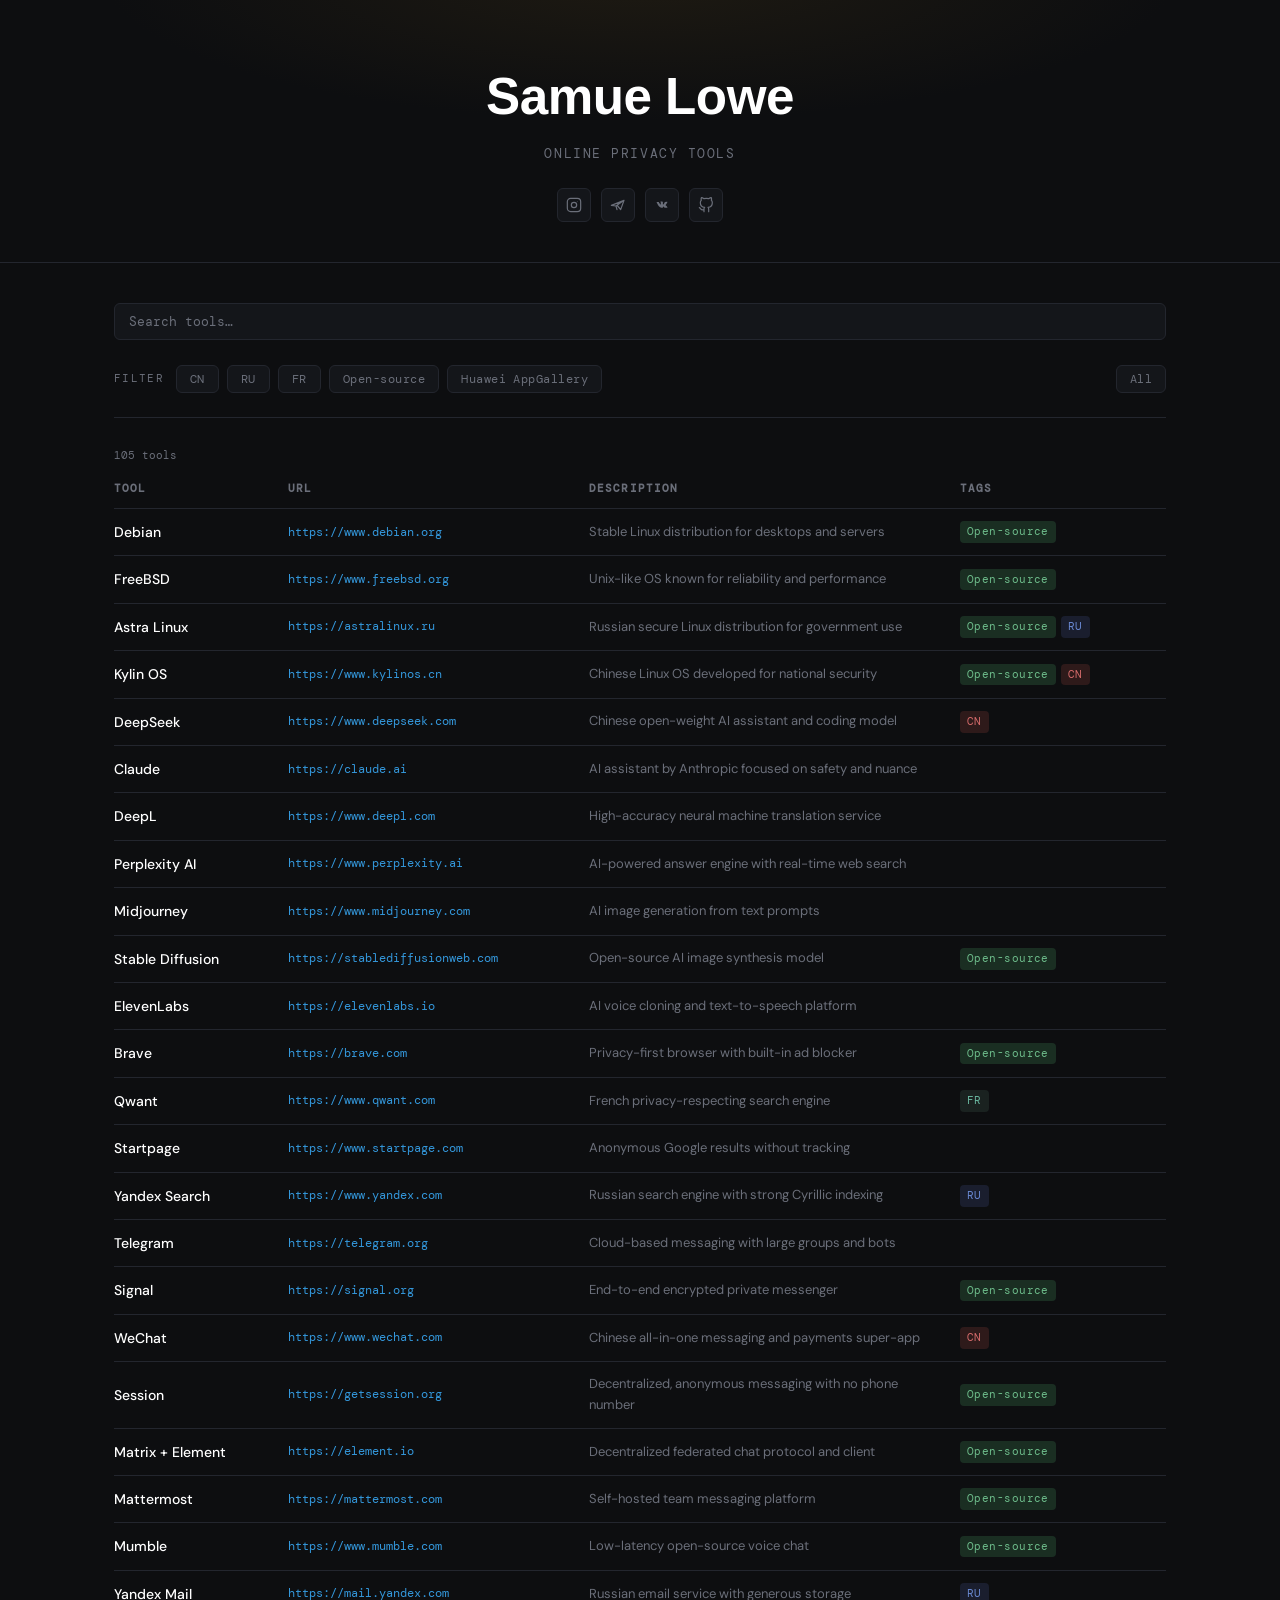
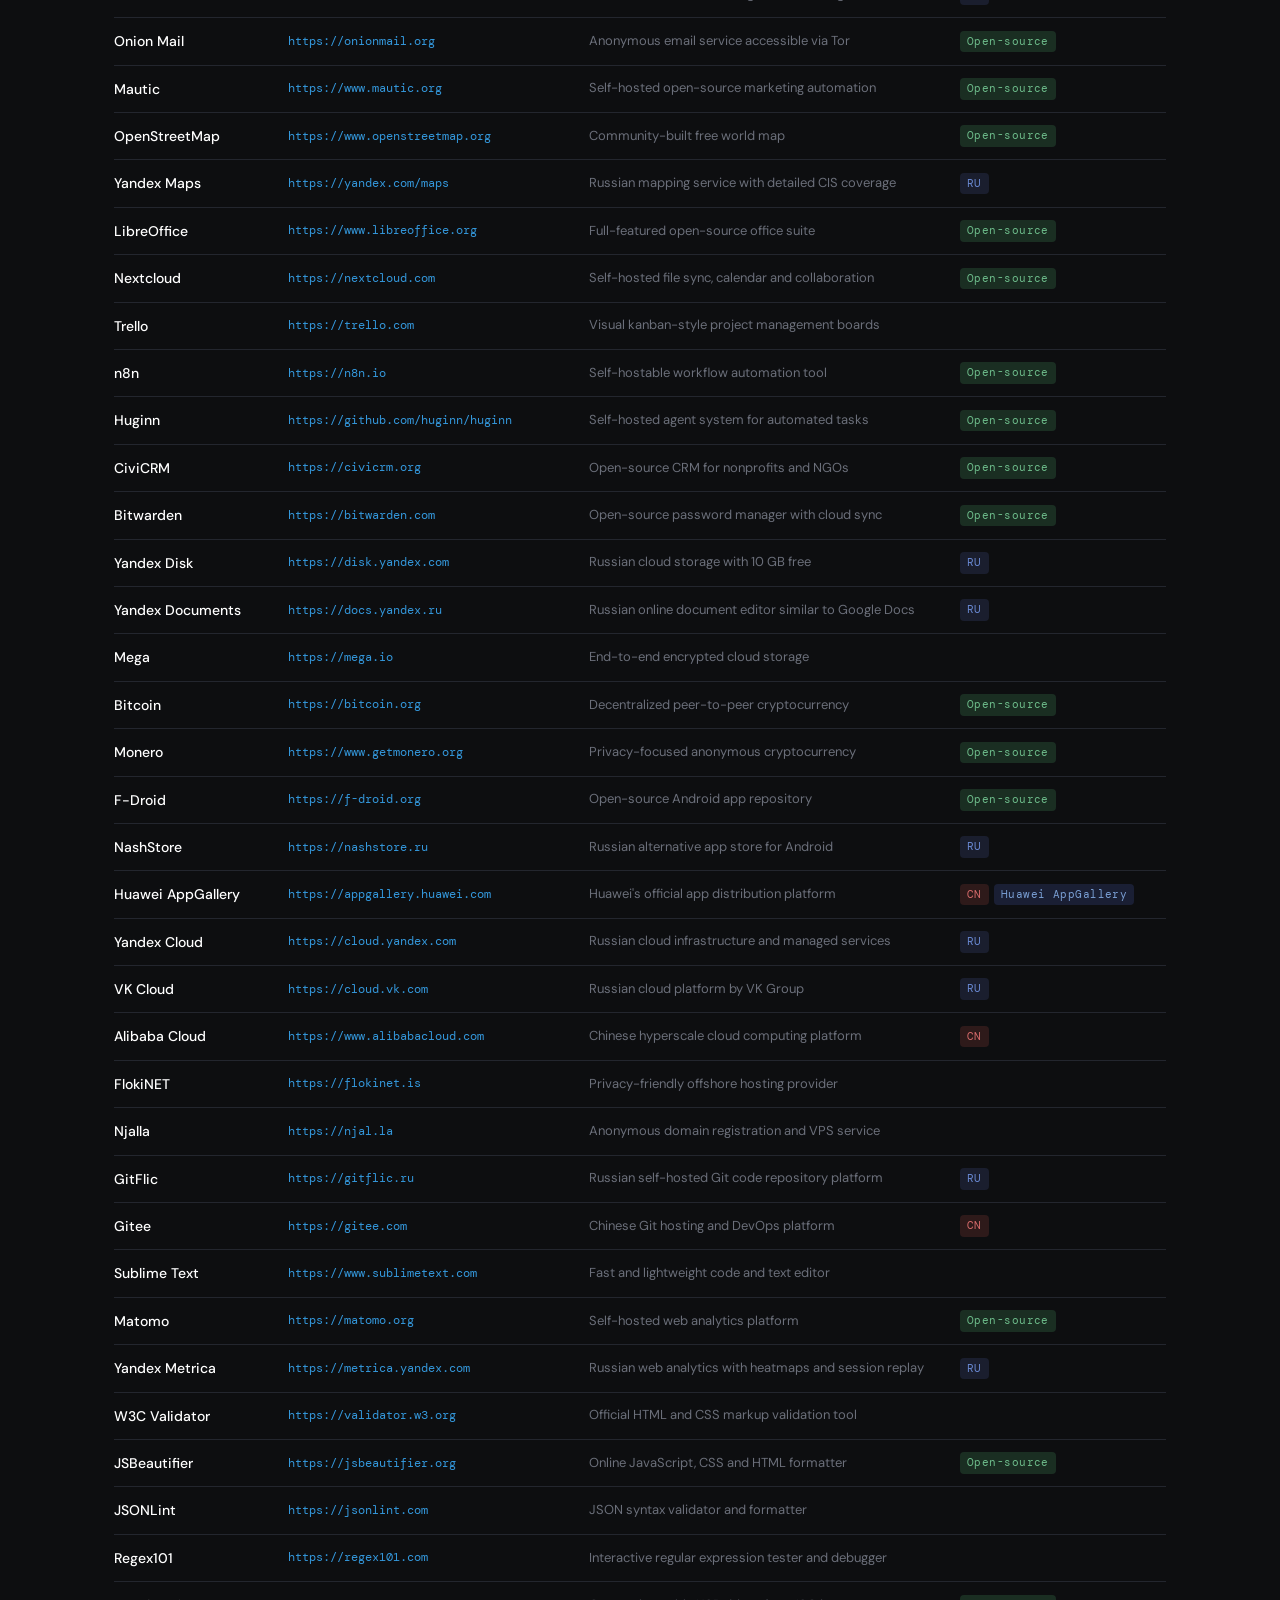
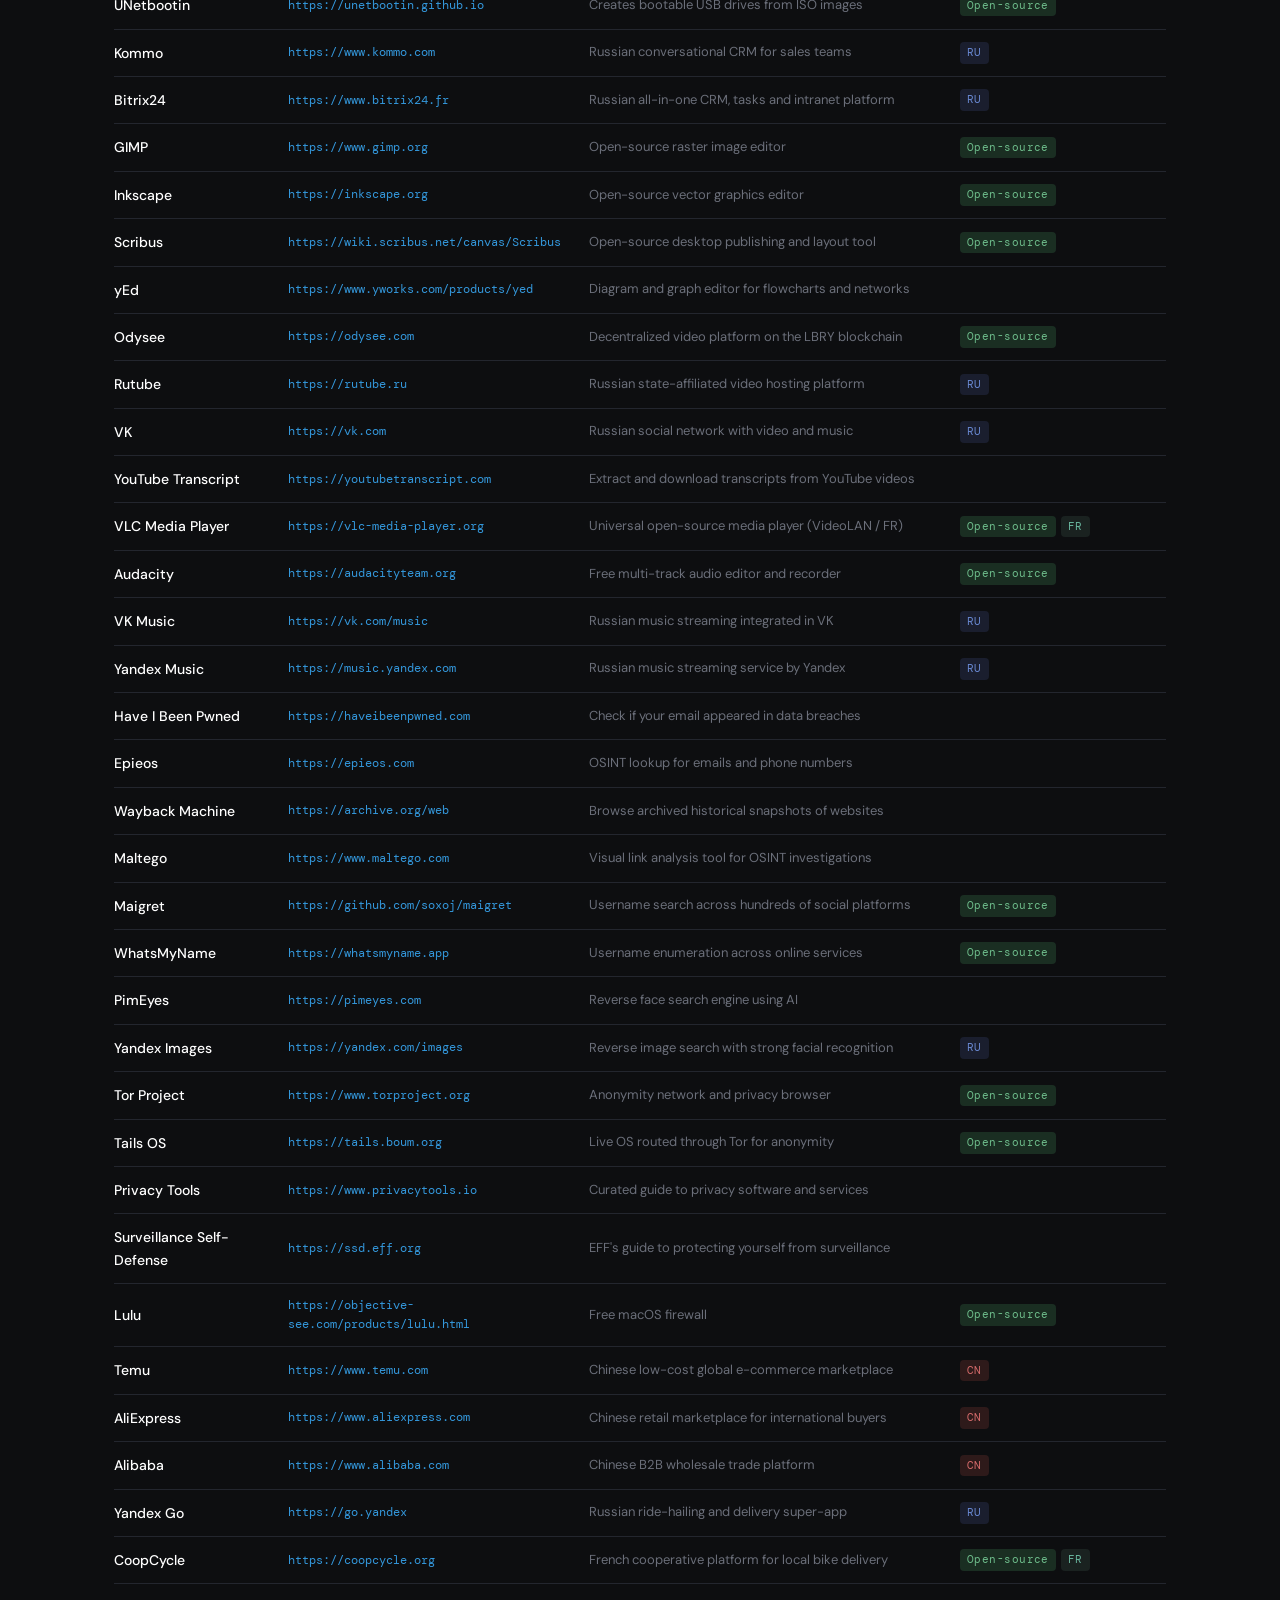
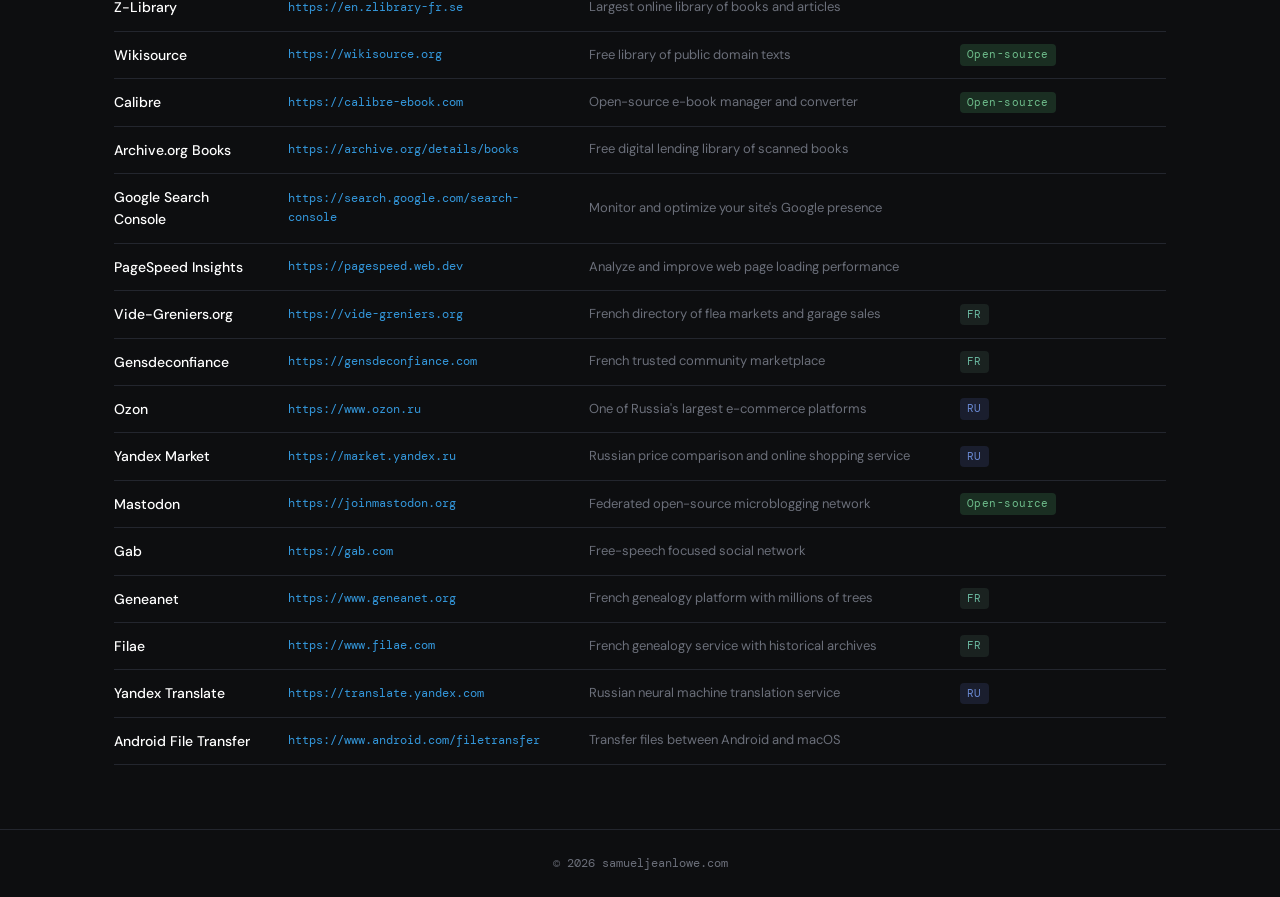
<file: index.html>
<!DOCTYPE html>
<html lang="fr">
<head>
  <meta charset="UTF-8" />
  <meta name="viewport" content="width=device-width, initial-scale=1.0" />
  <title>Samue Lowe</title>
  <meta name="description" content="Samuel Lowe - Online privacy tools" />
  <link rel="canonical" href="https://samueljeanlowe.com" />
  <link rel="preconnect" href="https://fonts.googleapis.com" />
  <link href="https://fonts.googleapis.com/css2?family=DM+Serif+Display:ital@0;1&family=DM+Mono:wght@400;500&family=DM+Sans:wght@300;400;500&display=swap" rel="stylesheet" />
  <style>
    *, *::before, *::after { box-sizing: border-box; margin: 0; padding: 0; }

    :root {
      --bg: #0d0e10;
      --surface: #14161a;
      --border: #23262e;
      --text: #e8e6e0;
      --muted: #6b6f7a;
      --accent: #ffffff;
      --tag-oss: #1a2e22;
      --tag-oss-text: #6dbb8a;
      --tag-hw: #1a1f34;
      --tag-hw-text: #7a9fd4;
      --tag-cn: #2e1a1a;
      --tag-cn-text: #d46a6a;
      --tag-ru: #1a1e2e;
      --tag-ru-text: #6a8ad4;
      --tag-fr: #1a2220;
      --tag-fr-text: #6ab8a0;
      --radius: 6px;
    }

    html { scroll-behavior: smooth; }

    body {
      background: var(--bg);
      color: var(--text);
      font-family: 'DM Sans', sans-serif;
      font-size: 15px;
      line-height: 1.6;
      min-height: 100vh;
    }

    header {
      border-bottom: 1px solid var(--border);
      padding: 3.5rem 2rem 2.5rem;
      text-align: center;
      position: relative;
    }
    header::before {
      content: '';
      position: absolute;
      inset: 0;
      background: radial-gradient(ellipse 60% 80% at 50% -10%, #1e1a12 0%, transparent 70%);
      pointer-events: none;
    }
    h1 {
      font-family: 'Helvetica Neue', Arial, sans-serif;
      font-size: clamp(2rem, 5vw, 3.2rem);
      font-weight: 600;
      letter-spacing: -0.01em;
      color: #ffffff;
      position: relative;
    }
    .subtitle {
      font-size: 13px;
      color: var(--muted);
      letter-spacing: 0.12em;
      text-transform: uppercase;
      margin-top: 0.4rem;
      font-family: 'DM Mono', monospace;
      position: relative;
    }

        .social-bar {
      display: flex;
      justify-content: center;
      gap: 10px;
      margin-top: 1.4rem;
      position: relative;
    }
    .social-btn {
      display: inline-flex;
      align-items: center;
      justify-content: center;
      background: var(--surface);
      border: 1px solid var(--border);
      border-radius: var(--radius);
      color: var(--muted);
      padding: 8px;
      text-decoration: none;
      transition: border-color 0.15s, color 0.15s;
    }
    .social-btn:hover { color: var(--accent); border-color: var(--accent); }
    .social-btn svg { width: 16px; height: 16px; flex-shrink: 0; display: block; }

    main {
      max-width: 1100px;
      margin: 0 auto;
      padding: 2.5rem 1.5rem 4rem;
    }

    .filter-bar {
      display: flex;
      align-items: center;
      gap: 8px;
      flex-wrap: wrap;
      margin-bottom: 1.8rem;
      padding-bottom: 1.5rem;
      border-bottom: 1px solid var(--border);
    }
    .filter-label {
      font-size: 11px;
      letter-spacing: 0.12em;
      text-transform: uppercase;
      color: var(--muted);
      font-family: 'DM Mono', monospace;
      margin-right: 4px;
    }
    .filter-btn {
      background: var(--surface);
      border: 1px solid var(--border);
      border-radius: var(--radius);
      color: var(--muted);
      cursor: pointer;
      font-family: 'DM Mono', monospace;
      font-size: 12px;
      padding: 5px 13px;
      transition: all 0.15s;
      letter-spacing: 0.04em;
    }
    .filter-btn:hover { border-color: var(--accent); color: var(--accent); }
    .filter-btn[data-tag="CN"].active  { background: var(--tag-cn-text);  border-color: var(--tag-cn-text);  color: #0d0e10; }
    .filter-btn[data-tag="RU"].active  { background: var(--tag-ru-text);  border-color: var(--tag-ru-text);  color: #0d0e10; }
    .filter-btn[data-tag="FR"].active  { background: var(--tag-fr-text);  border-color: var(--tag-fr-text);  color: #0d0e10; }
    .filter-btn[data-tag="Open-source"].active { background: var(--tag-oss-text); border-color: var(--tag-oss-text); color: #0d0e10; }
    .filter-btn[data-tag="Huawei AppGallery"].active { background: var(--tag-hw-text); border-color: var(--tag-hw-text); color: #0d0e10; }
    .filter-btn#reset-btn { margin-left: auto; }

    .search-wrap { margin-bottom: 1.6rem; }
    #search {
      width: 100%;
      background: var(--surface);
      border: 1px solid var(--border);
      border-radius: var(--radius);
      color: var(--text);
      font-family: 'DM Mono', monospace;
      font-size: 13px;
      padding: 9px 14px;
      outline: none;
      transition: border-color 0.15s;
    }
    #search::placeholder { color: var(--muted); }
    #search:focus { border-color: var(--accent); }

    .table-wrap { overflow-x: auto; }
    table { width: 100%; border-collapse: collapse; }
    thead th {
      font-family: 'DM Mono', monospace;
      font-size: 11px;
      letter-spacing: 0.1em;
      text-transform: uppercase;
      color: var(--muted);
      text-align: left;
      padding: 0 14px 10px;
      border-bottom: 1px solid var(--border);
    }
    thead th:first-child { padding-left: 0; }
    tbody tr { border-bottom: 1px solid var(--border); transition: background 0.1s; }
    tbody tr:hover { background: var(--surface); }
    tbody tr.hidden { display: none; }
    td { padding: 12px 14px; vertical-align: middle; }
    td:first-child { padding-left: 0; font-weight: 500; color: #ffffff; font-size: 14px; width: 160px; }
    td:nth-child(2) { font-family: 'DM Mono', monospace; font-size: 12px; width: 220px; }
    td:nth-child(3) { font-size: 13px; color: var(--muted); }
    td:last-child   { width: 220px; }
    td a { color: #3498dc; text-decoration: none; border-bottom: 1px solid transparent; transition: border-color 0.15s; }
    td a:hover { border-bottom-color: #3498dc; }

    .tags { display: flex; gap: 5px; flex-wrap: wrap; }
    .tag {
      border-radius: 4px;
      font-family: 'DM Mono', monospace;
      font-size: 11px;
      letter-spacing: 0.04em;
      padding: 2px 7px;
    }
    .tag-CN  { background: var(--tag-cn);  color: var(--tag-cn-text); }
    .tag-RU  { background: var(--tag-ru);  color: var(--tag-ru-text); }
    .tag-FR  { background: var(--tag-fr);  color: var(--tag-fr-text); }
    .tag-OSS { background: var(--tag-oss); color: var(--tag-oss-text); }
    .tag-HW  { background: var(--tag-hw);  color: var(--tag-hw-text); }

    #empty { text-align: center; padding: 3rem 0; color: var(--muted); font-size: 14px; display: none; }
    .counter { font-family: 'DM Mono', monospace; font-size: 11px; color: var(--muted); margin-bottom: 1rem; }

    footer {
      border-top: 1px solid var(--border);
      text-align: center;
      padding: 1.5rem;
      font-size: 12px;
      color: var(--muted);
      font-family: 'DM Mono', monospace;
    }
    footer a { color: var(--muted); text-decoration: none; }
    footer a:hover { color: #ffffff; }
  </style>
</head>
<body>

<header>
  <h1>Samue Lowe</h1>
  <p class="subtitle">Online privacy tools</p>

  <div class="social-bar">
    <a class="social-btn" href="https://instagram.com/samueljeanlowe" target="_blank" rel="noopener" aria-label="Instagram">
      <svg viewBox="0 0 24 24" fill="none" stroke="currentColor" stroke-width="1.8" stroke-linecap="round" stroke-linejoin="round">
        <rect x="2" y="2" width="20" height="20" rx="5" ry="5"/>
        <circle cx="12" cy="12" r="4"/>
        <circle cx="17.5" cy="6.5" r="0.6" fill="currentColor" stroke="none"/>
      </svg>
    </a>
    <a class="social-btn" href="https://t.me/samueljeanlowe" target="_blank" rel="noopener" aria-label="Telegram">
      <svg viewBox="0 0 24 24" fill="none" stroke="currentColor" stroke-width="1.8" stroke-linecap="round" stroke-linejoin="round">
        <path d="M21 5 2 12.5l7 1M21 5l-5 14-4.5-5.5M21 5 9 13.5m0 0 1.5 5.5"/>
      </svg>
    </a>
    <a class="social-btn" href="https://vk.com/samueljeanlowe" target="_blank" rel="noopener" aria-label="VK">
      <svg viewBox="0 0 24 24" fill="currentColor" stroke="none">
        <path d="M12.785 16.241s.288-.032.436-.194c.136-.148.132-.427.132-.427s-.019-1.304.587-1.496c.596-.189 1.365 1.261 2.18 1.818.614.422 1.08.33 1.08.33l2.17-.03s1.135-.07.597-1.111c-.044-.085-.312-.659-1.607-1.864-1.357-1.26-1.175-1.057.459-3.236.998-1.329 1.396-2.141 1.271-2.489-.119-.332-.854-.244-.854-.244l-2.44.015s-.181-.025-.315.055c-.132.078-.217.261-.217.261s-.386 1.025-.901 1.897c-1.085 1.843-1.52 1.94-1.698 1.825-.413-.267-.31-1.073-.31-1.645 0-1.789.271-2.533-.528-2.724-.266-.064-.461-.106-1.141-.113-.872-.009-1.609.003-2.026.207-.278.136-.492.44-.361.457.161.021.527.099.721.363.25.341.241 1.108.241 1.108s.143 2.108-.334 2.369c-.328.176-.777-.183-1.742-1.827-.495-.856-.869-1.803-.869-1.803s-.072-.177-.202-.272c-.157-.115-.377-.151-.377-.151l-2.319.015s-.348.01-.476.161c-.114.135-.009.414-.009.414s1.816 4.25 3.872 6.395c1.886 1.969 4.028 1.84 4.028 1.84h.972z"/>
      </svg>
    </a>
    <a class="social-btn" href="https://github.com/samueljeanlowe" target="_blank" rel="noopener" aria-label="GitHub">
      <svg viewBox="0 0 24 24" fill="none" stroke="currentColor" stroke-width="1.8" stroke-linecap="round" stroke-linejoin="round">
        <path d="M9 19c-5 1.5-5-2.5-7-3m14 6v-3.87a3.37 3.37 0 0 0-.94-2.61c3.14-.35 6.44-1.54 6.44-7A5.44 5.44 0 0 0 20 4.77 5.07 5.07 0 0 0 19.91 1S18.73.65 16 2.48a13.38 13.38 0 0 0-7 0C6.27.65 5.09 1 5.09 1A5.07 5.07 0 0 0 5 4.77a5.44 5.44 0 0 0-1.5 3.78c0 5.42 3.3 6.61 6.44 7A3.37 3.37 0 0 0 9 18.13V22"/>
      </svg>
    </a>
  </div>
</header>

<main>
  <div class="search-wrap">
    <input type="search" id="search" placeholder="Search tools…" autocomplete="off" />
  </div>

  <div class="filter-bar">
    <span class="filter-label">Filter</span>
    <button class="filter-btn" data-tag="CN">CN</button>
    <button class="filter-btn" data-tag="RU">RU</button>
    <button class="filter-btn" data-tag="FR">FR</button>
    <button class="filter-btn" data-tag="Open-source">Open-source</button>
    <button class="filter-btn" data-tag="Huawei AppGallery">Huawei AppGallery</button>
    <button class="filter-btn" id="reset-btn">All</button>
  </div>

  <p class="counter" id="counter"></p>

  <div class="table-wrap">
    <table>
      <thead>
        <tr>
          <th>Tool</th>
          <th>URL</th>
          <th>Description</th>
          <th>Tags</th>
        </tr>
      </thead>
      <tbody id="tbody"></tbody>
    </table>
    <div id="empty">No results found.</div>
  </div>
</main>

<footer>
  &copy; 2026 <a href="https://samueljeanlowe.com">samueljeanlowe.com</a>
</footer>

<script>
const data = [
  { name: "Debian",             url: "https://www.debian.org",               desc: "Stable Linux distribution for desktops and servers",         tags: ["Open-source"] },
  { name: "FreeBSD",            url: "https://www.freebsd.org",              desc: "Unix-like OS known for reliability and performance",         tags: ["Open-source"] },
  { name: "Astra Linux",        url: "https://astralinux.ru",                desc: "Russian secure Linux distribution for government use",       tags: ["Open-source", "RU"] },
  { name: "Kylin OS",           url: "https://www.kylinos.cn",               desc: "Chinese Linux OS developed for national security",           tags: ["Open-source", "CN"] },
  { name: "DeepSeek",           url: "https://www.deepseek.com",             desc: "Chinese open-weight AI assistant and coding model",          tags: ["CN"] },
  { name: "Claude",             url: "https://claude.ai",                    desc: "AI assistant by Anthropic focused on safety and nuance",     tags: [] },
  { name: "DeepL",              url: "https://www.deepl.com",                desc: "High-accuracy neural machine translation service",           tags: [] },
  { name: "Perplexity AI",      url: "https://www.perplexity.ai",            desc: "AI-powered answer engine with real-time web search",        tags: [] },
  { name: "Midjourney",         url: "https://www.midjourney.com",           desc: "AI image generation from text prompts",                     tags: [] },
  { name: "Stable Diffusion",   url: "https://stablediffusionweb.com",       desc: "Open-source AI image synthesis model",                      tags: ["Open-source"] },
  { name: "ElevenLabs",         url: "https://elevenlabs.io",                desc: "AI voice cloning and text-to-speech platform",              tags: [] },
  { name: "Brave",              url: "https://brave.com",                    desc: "Privacy-first browser with built-in ad blocker",            tags: ["Open-source"] },
  { name: "Qwant",              url: "https://www.qwant.com",                desc: "French privacy-respecting search engine",                   tags: ["FR"] },
  { name: "Startpage",          url: "https://www.startpage.com",            desc: "Anonymous Google results without tracking",                 tags: [] },
  { name: "Yandex Search",      url: "https://www.yandex.com",               desc: "Russian search engine with strong Cyrillic indexing",       tags: ["RU"] },
  { name: "Telegram",           url: "https://telegram.org",                 desc: "Cloud-based messaging with large groups and bots",          tags: [] },
  { name: "Signal",             url: "https://signal.org",                   desc: "End-to-end encrypted private messenger",                    tags: ["Open-source"] },
  { name: "WeChat",             url: "https://www.wechat.com",               desc: "Chinese all-in-one messaging and payments super-app",       tags: ["CN"] },
  { name: "Session",            url: "https://getsession.org",               desc: "Decentralized, anonymous messaging with no phone number",   tags: ["Open-source"] },
  { name: "Matrix + Element",   url: "https://element.io",                   desc: "Decentralized federated chat protocol and client",          tags: ["Open-source"] },
  { name: "Mattermost",         url: "https://mattermost.com",               desc: "Self-hosted team messaging platform",                       tags: ["Open-source"] },
  { name: "Mumble",             url: "https://www.mumble.com",               desc: "Low-latency open-source voice chat",                        tags: ["Open-source"] },
  { name: "Yandex Mail",        url: "https://mail.yandex.com",              desc: "Russian email service with generous storage",               tags: ["RU"] },
  { name: "Onion Mail",         url: "https://onionmail.org",                desc: "Anonymous email service accessible via Tor",               tags: ["Open-source"] },
  { name: "Mautic",             url: "https://www.mautic.org",               desc: "Self-hosted open-source marketing automation",             tags: ["Open-source"] },
  { name: "OpenStreetMap",      url: "https://www.openstreetmap.org",        desc: "Community-built free world map",                           tags: ["Open-source"] },
  { name: "Yandex Maps",        url: "https://yandex.com/maps",              desc: "Russian mapping service with detailed CIS coverage",        tags: ["RU"] },
  { name: "LibreOffice",        url: "https://www.libreoffice.org",          desc: "Full-featured open-source office suite",                   tags: ["Open-source"] },
  { name: "Nextcloud",          url: "https://nextcloud.com",                desc: "Self-hosted file sync, calendar and collaboration",         tags: ["Open-source"] },
  { name: "Trello",             url: "https://trello.com",                   desc: "Visual kanban-style project management boards",            tags: [] },
  { name: "n8n",                url: "https://n8n.io",                       desc: "Self-hostable workflow automation tool",                    tags: ["Open-source"] },
  { name: "Huginn",             url: "https://github.com/huginn/huginn",     desc: "Self-hosted agent system for automated tasks",             tags: ["Open-source"] },
  { name: "CiviCRM",            url: "https://civicrm.org",                  desc: "Open-source CRM for nonprofits and NGOs",                  tags: ["Open-source"] },
  { name: "Bitwarden",          url: "https://bitwarden.com",                desc: "Open-source password manager with cloud sync",             tags: ["Open-source"] },
  { name: "Yandex Disk",        url: "https://disk.yandex.com",              desc: "Russian cloud storage with 10 GB free",                    tags: ["RU"] },
  { name: "Yandex Documents",   url: "https://docs.yandex.ru",               desc: "Russian online document editor similar to Google Docs",    tags: ["RU"] },
  { name: "Mega",               url: "https://mega.io",                      desc: "End-to-end encrypted cloud storage",                       tags: [] },
  { name: "Bitcoin",            url: "https://bitcoin.org",                  desc: "Decentralized peer-to-peer cryptocurrency",                tags: ["Open-source"] },
  { name: "Monero",             url: "https://www.getmonero.org",            desc: "Privacy-focused anonymous cryptocurrency",                 tags: ["Open-source"] },
  { name: "F-Droid",            url: "https://f-droid.org",                  desc: "Open-source Android app repository",                      tags: ["Open-source"] },
  { name: "NashStore",          url: "https://nashstore.ru",                  desc: "Russian alternative app store for Android",               tags: ["RU"] },
  { name: "Huawei AppGallery",  url: "https://appgallery.huawei.com",        desc: "Huawei's official app distribution platform",             tags: ["CN", "Huawei AppGallery"] },
  { name: "Yandex Cloud",       url: "https://cloud.yandex.com",             desc: "Russian cloud infrastructure and managed services",        tags: ["RU"] },
  { name: "VK Cloud",           url: "https://cloud.vk.com",                 desc: "Russian cloud platform by VK Group",                      tags: ["RU"] },
  { name: "Alibaba Cloud",      url: "https://www.alibabacloud.com",         desc: "Chinese hyperscale cloud computing platform",             tags: ["CN"] },
  { name: "FlokiNET",           url: "https://flokinet.is",                  desc: "Privacy-friendly offshore hosting provider",              tags: [] },
  { name: "Njalla",             url: "https://njal.la",                      desc: "Anonymous domain registration and VPS service",           tags: [] },
  { name: "GitFlic",            url: "https://gitflic.ru",                   desc: "Russian self-hosted Git code repository platform",        tags: ["RU"] },
  { name: "Gitee",              url: "https://gitee.com",                    desc: "Chinese Git hosting and DevOps platform",                 tags: ["CN"] },
  { name: "Sublime Text",       url: "https://www.sublimetext.com",          desc: "Fast and lightweight code and text editor",               tags: [] },
  { name: "Matomo",             url: "https://matomo.org",                   desc: "Self-hosted web analytics platform",                      tags: ["Open-source"] },
  { name: "Yandex Metrica",     url: "https://metrica.yandex.com",           desc: "Russian web analytics with heatmaps and session replay",  tags: ["RU"] },
  { name: "W3C Validator",      url: "https://validator.w3.org",             desc: "Official HTML and CSS markup validation tool",            tags: [] },
  { name: "JSBeautifier",       url: "https://jsbeautifier.org",             desc: "Online JavaScript, CSS and HTML formatter",              tags: ["Open-source"] },
  { name: "JSONLint",           url: "https://jsonlint.com",                 desc: "JSON syntax validator and formatter",                    tags: [] },
  { name: "Regex101",           url: "https://regex101.com",                 desc: "Interactive regular expression tester and debugger",     tags: [] },
  { name: "UNetbootin",         url: "https://unetbootin.github.io",         desc: "Creates bootable USB drives from ISO images",            tags: ["Open-source"] },
  { name: "Kommo",              url: "https://www.kommo.com",                desc: "Russian conversational CRM for sales teams",             tags: ["RU"] },
  { name: "Bitrix24",           url: "https://www.bitrix24.fr",              desc: "Russian all-in-one CRM, tasks and intranet platform",    tags: ["RU"] },
  { name: "GIMP",               url: "https://www.gimp.org",                 desc: "Open-source raster image editor",                       tags: ["Open-source"] },
  { name: "Inkscape",           url: "https://inkscape.org",                 desc: "Open-source vector graphics editor",                    tags: ["Open-source"] },
  { name: "Scribus",            url: "https://wiki.scribus.net/canvas/Scribus", desc: "Open-source desktop publishing and layout tool",    tags: ["Open-source"] },
  { name: "yEd",                url: "https://www.yworks.com/products/yed",  desc: "Diagram and graph editor for flowcharts and networks",  tags: [] },
  { name: "Odysee",             url: "https://odysee.com",                   desc: "Decentralized video platform on the LBRY blockchain",   tags: ["Open-source"] },
  { name: "Rutube",             url: "https://rutube.ru",                    desc: "Russian state-affiliated video hosting platform",       tags: ["RU"] },
  { name: "VK",                 url: "https://vk.com",                       desc: "Russian social network with video and music",           tags: ["RU"] },
  { name: "YouTube Transcript", url: "https://youtubetranscript.com",        desc: "Extract and download transcripts from YouTube videos", tags: [] },
  { name: "VLC Media Player",   url: "https://vlc-media-player.org",         desc: "Universal open-source media player (VideoLAN / FR)",   tags: ["Open-source", "FR"] },
  { name: "Audacity",           url: "https://audacityteam.org",             desc: "Free multi-track audio editor and recorder",          tags: ["Open-source"] },
  { name: "VK Music",           url: "https://vk.com/music",                 desc: "Russian music streaming integrated in VK",            tags: ["RU"] },
  { name: "Yandex Music",       url: "https://music.yandex.com",             desc: "Russian music streaming service by Yandex",           tags: ["RU"] },
  { name: "Have I Been Pwned",  url: "https://haveibeenpwned.com",           desc: "Check if your email appeared in data breaches",        tags: [] },
  { name: "Epieos",             url: "https://epieos.com",                   desc: "OSINT lookup for emails and phone numbers",            tags: [] },
  { name: "Wayback Machine",    url: "https://archive.org/web",              desc: "Browse archived historical snapshots of websites",     tags: [] },
  { name: "Maltego",            url: "https://www.maltego.com",              desc: "Visual link analysis tool for OSINT investigations",   tags: [] },
  { name: "Maigret",            url: "https://github.com/soxoj/maigret",     desc: "Username search across hundreds of social platforms",  tags: ["Open-source"] },
  { name: "WhatsMyName",        url: "https://whatsmyname.app",              desc: "Username enumeration across online services",         tags: ["Open-source"] },
  { name: "PimEyes",            url: "https://pimeyes.com",                  desc: "Reverse face search engine using AI",                 tags: [] },
  { name: "Yandex Images",      url: "https://yandex.com/images",            desc: "Reverse image search with strong facial recognition", tags: ["RU"] },
  { name: "Tor Project",        url: "https://www.torproject.org",           desc: "Anonymity network and privacy browser",               tags: ["Open-source"] },
  { name: "Tails OS",           url: "https://tails.boum.org",               desc: "Live OS routed through Tor for anonymity",            tags: ["Open-source"] },
  { name: "Privacy Tools",      url: "https://www.privacytools.io",          desc: "Curated guide to privacy software and services",      tags: [] },
  { name: "Surveillance Self-Defense", url: "https://ssd.eff.org",          desc: "EFF's guide to protecting yourself from surveillance", tags: [] },
  { name: "Lulu",url: "https://objective-see.com/products/lulu.html", desc: "Free macOS firewall",  tags: ["Open-source"] },
  { name: "Temu",               url: "https://www.temu.com",                 desc: "Chinese low-cost global e-commerce marketplace",      tags: ["CN"] },
  { name: "AliExpress",         url: "https://www.aliexpress.com",           desc: "Chinese retail marketplace for international buyers",  tags: ["CN"] },
  { name: "Alibaba",            url: "https://www.alibaba.com",              desc: "Chinese B2B wholesale trade platform",                tags: ["CN"] },
  { name: "Yandex Go",          url: "https://go.yandex",                    desc: "Russian ride-hailing and delivery super-app",         tags: ["RU"] },
  { name: "CoopCycle",          url: "https://coopcycle.org",                desc: "French cooperative platform for local bike delivery",  tags: ["Open-source", "FR"] },
  { name: "Z-Library",          url: "https://en.zlibrary-fr.se",            desc: "Largest online library of books and articles",        tags: [] },
  { name: "Wikisource",         url: "https://wikisource.org",               desc: "Free library of public domain texts",                 tags: ["Open-source"] },
  { name: "Calibre",            url: "https://calibre-ebook.com",            desc: "Open-source e-book manager and converter",           tags: ["Open-source"] },
  { name: "Archive.org Books",  url: "https://archive.org/details/books",    desc: "Free digital lending library of scanned books",      tags: [] },
  { name: "Google Search Console", url: "https://search.google.com/search-console", desc: "Monitor and optimize your site's Google presence", tags: [] },
  { name: "PageSpeed Insights", url: "https://pagespeed.web.dev",            desc: "Analyze and improve web page loading performance",    tags: [] },
  { name: "Vide-Greniers.org",  url: "https://vide-greniers.org",            desc: "French directory of flea markets and garage sales",   tags: ["FR"] },
  { name: "Gensdeconfiance",    url: "https://gensdeconfiance.com",          desc: "French trusted community marketplace",                tags: ["FR"] },
  { name: "Ozon",               url: "https://www.ozon.ru",                  desc: "One of Russia's largest e-commerce platforms",        tags: ["RU"] },
  { name: "Yandex Market",      url: "https://market.yandex.ru",             desc: "Russian price comparison and online shopping service", tags: ["RU"] },
  { name: "Mastodon",           url: "https://joinmastodon.org",             desc: "Federated open-source microblogging network",         tags: ["Open-source"] },
  { name: "Gab",                url: "https://gab.com",                      desc: "Free-speech focused social network",                  tags: [] },
  { name: "Geneanet",           url: "https://www.geneanet.org",             desc: "French genealogy platform with millions of trees",    tags: ["FR"] },
  { name: "Filae",              url: "https://www.filae.com",                desc: "French genealogy service with historical archives",   tags: ["FR"] },
  { name: "Yandex Translate",   url: "https://translate.yandex.com",         desc: "Russian neural machine translation service",         tags: ["RU"] },
  { name: "Android File Transfer", url: "https://www.android.com/filetransfer", desc: "Transfer files between Android and macOS",       tags: [] },
];

const TAG_META = {
  "CN":                { cls: "tag-CN",  label: "CN" },
  "RU":                { cls: "tag-RU",  label: "RU" },
  "FR":                { cls: "tag-FR",  label: "FR" },
  "Open-source":       { cls: "tag-OSS", label: "Open-source" },
  "Huawei AppGallery": { cls: "tag-HW",  label: "Huawei AppGallery" },
};

let activeTag = null;

const tbody   = document.getElementById("tbody");
const search  = document.getElementById("search");
const counter = document.getElementById("counter");
const emptyEl = document.getElementById("empty");

function render() {
  tbody.innerHTML = "";
  data.forEach((item) => {
    const tr = document.createElement("tr");
    tr.dataset.tags = JSON.stringify(item.tags);
    tr.dataset.name = item.name.toLowerCase();
    tr.dataset.desc = (item.desc || "").toLowerCase();
    const tagsHtml = item.tags.map(t => {
      const m = TAG_META[t] || { cls: "", label: t };
      return `<span class="tag ${m.cls}">${m.label}</span>`;
    }).join("");
    tr.innerHTML = `
      <td>${item.name}</td>
      <td><a href="${item.url}" target="_blank" rel="noopener">${item.url}</a></td>
      <td>${item.desc || ""}</td>
      <td><div class="tags">${tagsHtml}</div></td>
    `;
    tbody.appendChild(tr);
  });
  filterRows();
}

function filterRows() {
  const q = search.value.trim().toLowerCase();
  let visible = 0;
  document.querySelectorAll("#tbody tr").forEach(tr => {
    const tags = JSON.parse(tr.dataset.tags);
    const matchTag    = !activeTag || tags.includes(activeTag);
    const matchSearch = !q || tr.dataset.name.includes(q) ||
      tr.dataset.desc.includes(q) ||
      (tr.querySelector("a")?.href || "").toLowerCase().includes(q);
    if (matchTag && matchSearch) { tr.classList.remove("hidden"); visible++; }
    else { tr.classList.add("hidden"); }
  });
  counter.textContent = `${visible} tool${visible !== 1 ? "s" : ""}`;
  emptyEl.style.display = visible === 0 ? "block" : "none";
}

document.querySelectorAll(".filter-btn[data-tag]").forEach(btn => {
  btn.addEventListener("click", () => {
    const tag = btn.dataset.tag;
    if (activeTag === tag) {
      activeTag = null;
      btn.classList.remove("active");
    } else {
      activeTag = tag;
      document.querySelectorAll(".filter-btn[data-tag]").forEach(b => b.classList.remove("active"));
      btn.classList.add("active");
    }
    filterRows();
  });
});

document.getElementById("reset-btn").addEventListener("click", () => {
  activeTag = null;
  search.value = "";
  document.querySelectorAll(".filter-btn[data-tag]").forEach(b => b.classList.remove("active"));
  filterRows();
});

search.addEventListener("input", filterRows);
render();
</script>
</body>
</html>
</file>
